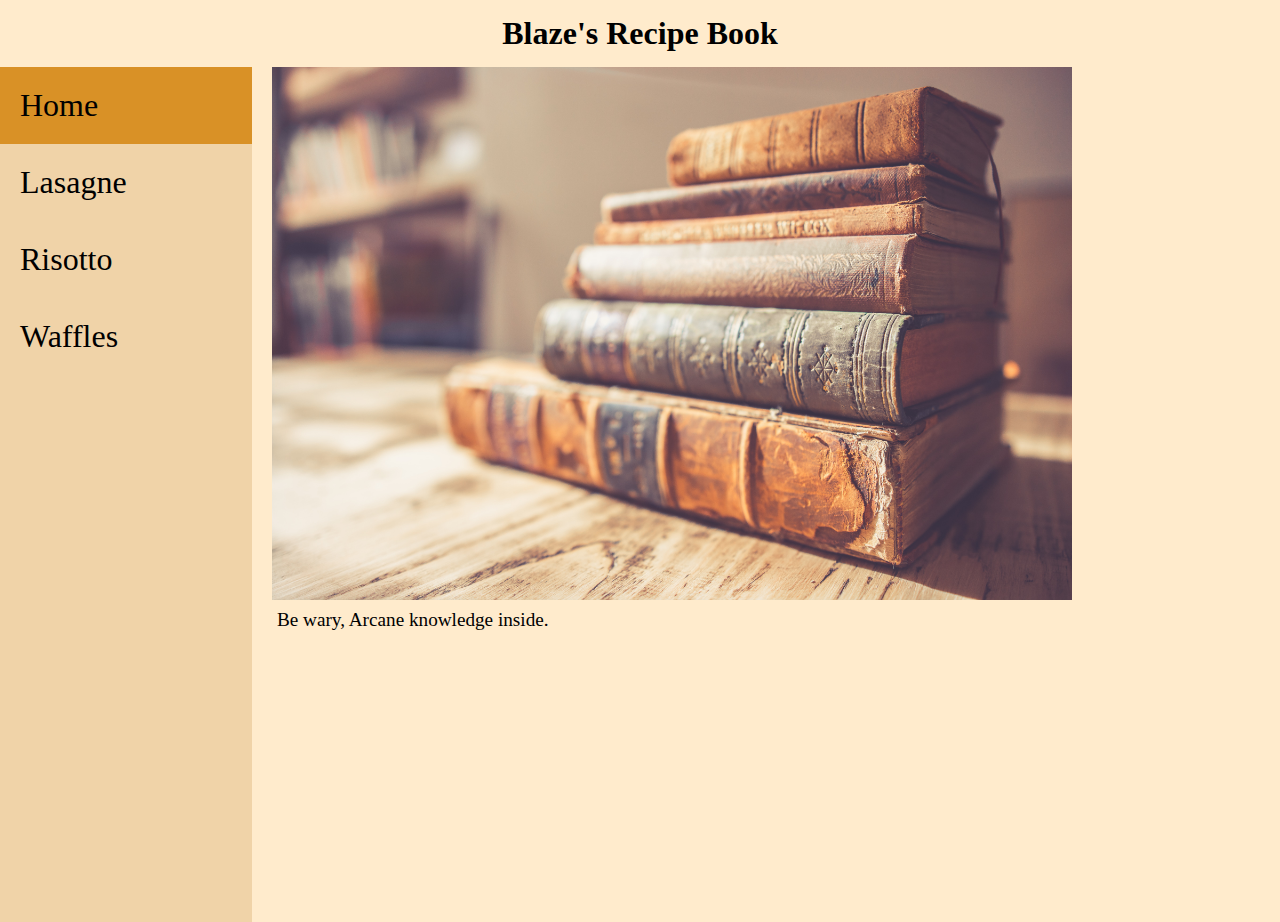
<file: index.html>
<!DOCTYPE html>
<html lang="en">

<head>
    <title>Blaze's Recipe Book</title>
    <meta charset="UTF-8">
    <link rel="stylesheet" href="./css/style.css">
</head>

<body>
    <h1>Blaze's Recipe Book</h1>
    <div class="content">
        <nav>
            <ul>
                <li class="active"><a href="./index.html">Home</a></li>
                <li><a href="./recipes/lasagna.html">Lasagne</a></li>
                <li><a href="./recipes/risotto.html">Risotto</a></li>
                <li><a href="./recipes/waffles.html">Waffles</a></li>
            </ul>
        </nav>
        <main>
            <img src="img/book.jpg" alt="books" width="800">
            <p>Be wary, Arcane knowledge inside.</p>
        </main>
    </div>
</body>

</html>
</file>
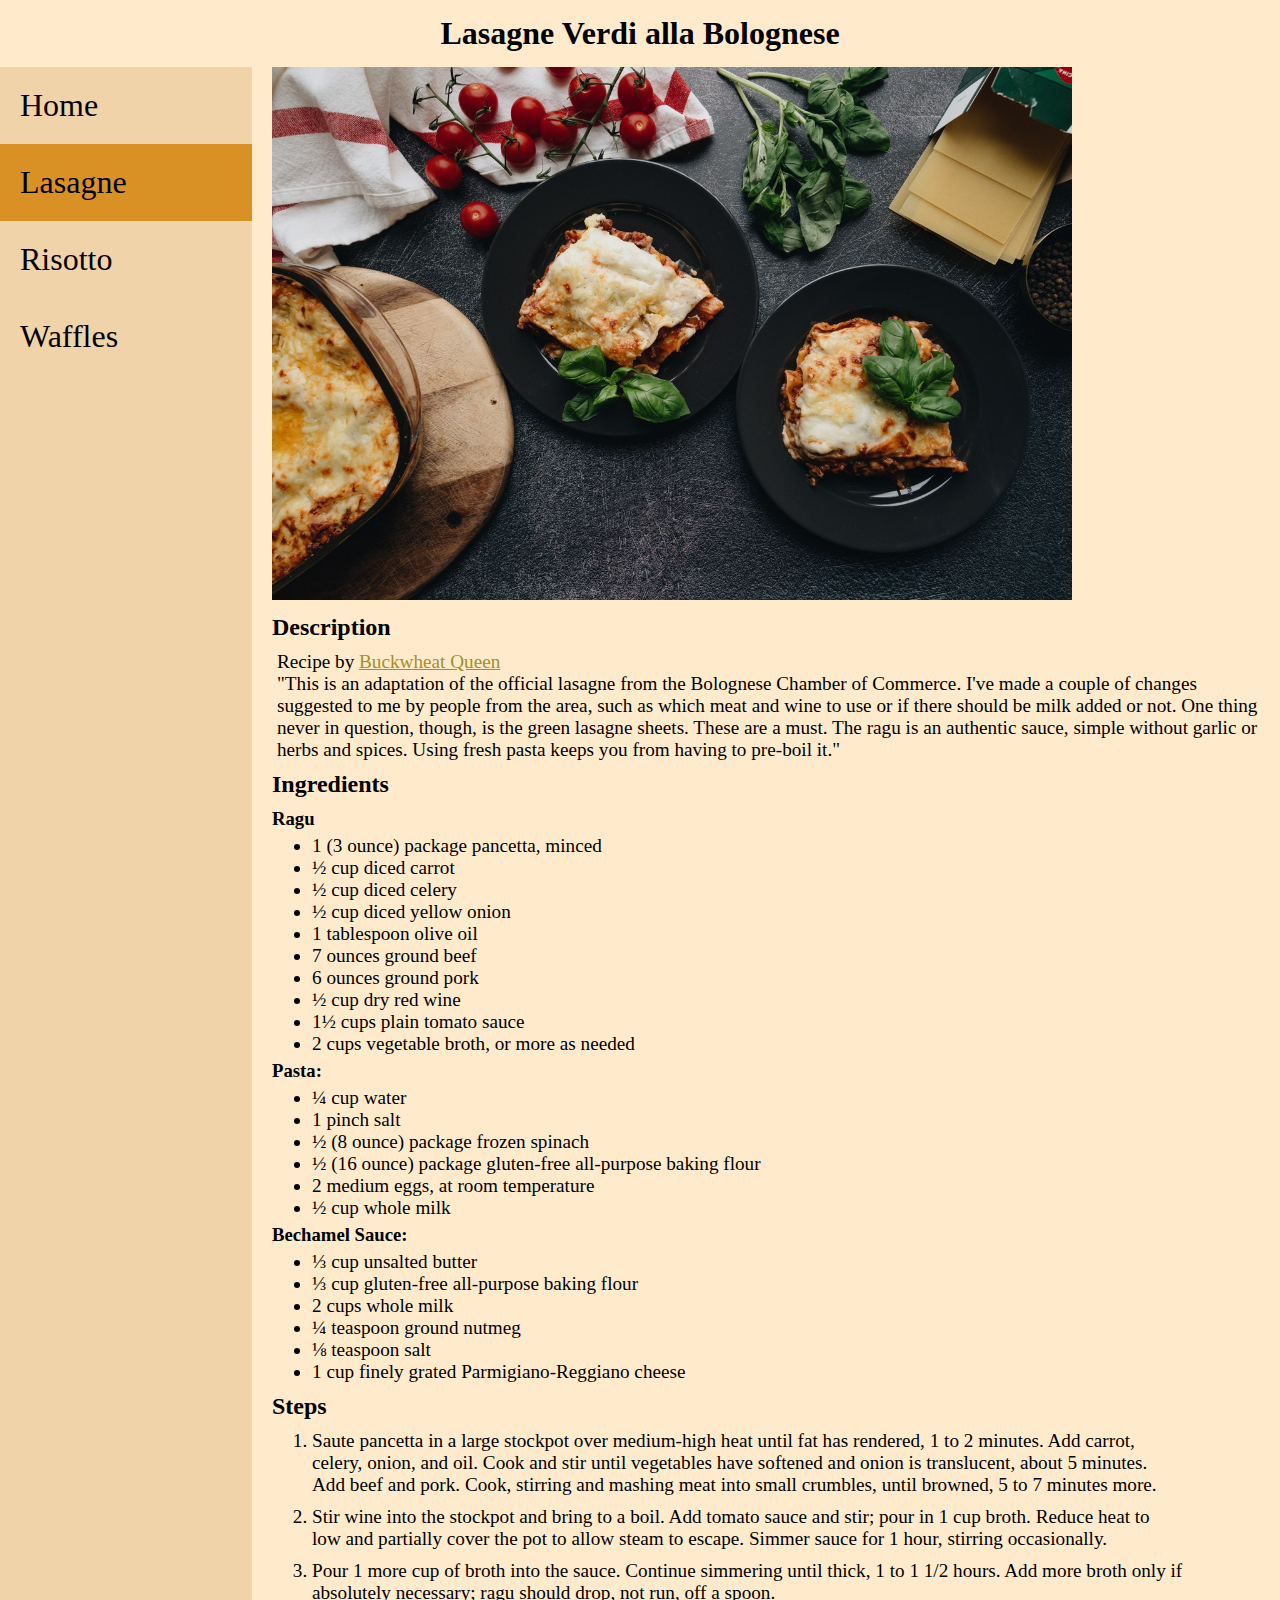
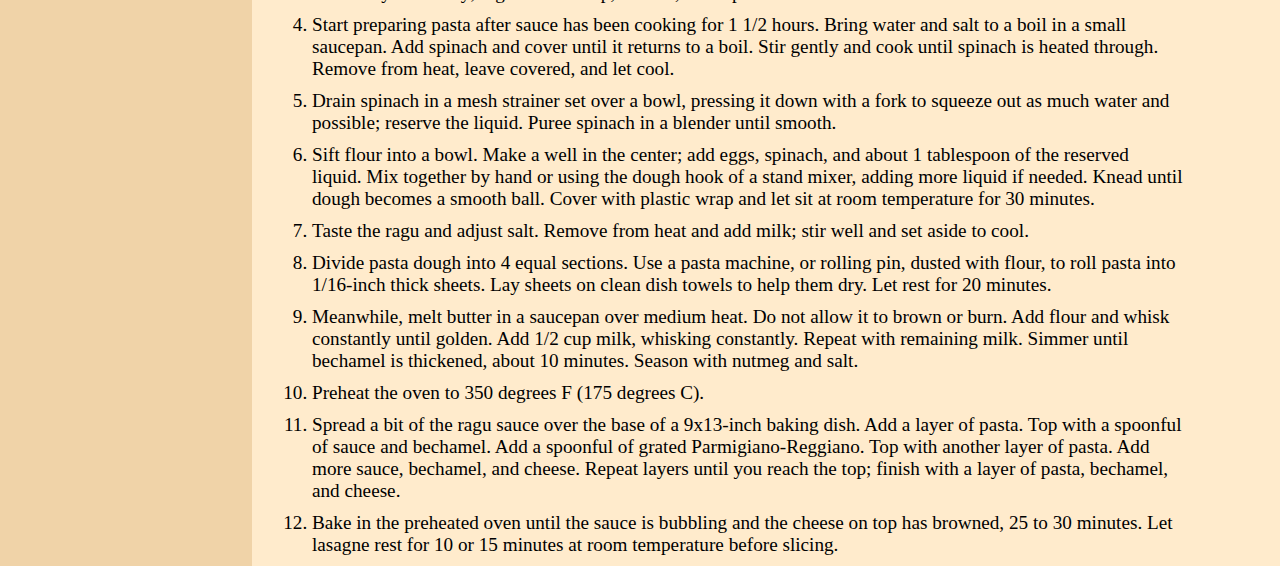
<file: recipes/lasagna.html>
<!DOCTYPE html>
<html lang="en">

<head>
    <title>Blaze's Recipe Book - Lasagne</title>
    <meta charset="UTF-8">
    <link rel="stylesheet" href="../css/style.css">
</head>

<body>
    <h1>Lasagne Verdi alla Bolognese</h1>
    <div class="content">
        <nav>
            <ul>
                <li><a href="../index.html">Home</a></li>
                <li class="active"><a href="./lasagna.html">Lasagne</a></li>
                <li><a href="./risotto.html">Risotto</a></li>
                <li><a href="./waffles.html">Waffles</a></li>
            </ul>
        </nav>
        <main>
            <img src="lasagna.jpg" alt="A tasty lasagne" width="800">
            <h2>Description</h2>
            <p>
                Recipe by <a href="https://www.allrecipes.com/cook/melaniegiovenzana/">Buckwheat Queen</a><br>
                "This is an adaptation of the official lasagne from the Bolognese Chamber of Commerce. I've made a
                couple of
                changes suggested to me by people from the area, such as which meat and wine to use or if there should
                be
                milk
                added or not. One thing never in question, though, is the green lasagne sheets. These are a must. The
                ragu
                is an
                authentic sauce, simple without garlic or herbs and spices. Using fresh pasta keeps you from having to
                pre-boil
                it."
            </p>

            <h2>Ingredients</h2>
            <h3>Ragu</h3>
            <ul>
                <li>1 (3 ounce) package pancetta, minced</li>
                <li>½ cup diced carrot</li>
                <li>½ cup diced celery</li>
                <li>½ cup diced yellow onion</li>
                <li>1 tablespoon olive oil</li>
                <li>7 ounces ground beef</li>
                <li>6 ounces ground pork</li>
                <li>½ cup dry red wine</li>
                <li>1½ cups plain tomato sauce</li>
                <li>2 cups vegetable broth, or more as needed</li>
            </ul>
            <h3>Pasta:</h3>
            <ul>
                <li>¼ cup water</li>
                <li>1 pinch salt</li>
                <li>½ (8 ounce) package frozen spinach</li>
                <li>½ (16 ounce) package gluten-free all-purpose baking flour</li>
                <li>2 medium eggs, at room temperature</li>
                <li>½ cup whole milk</li>
            </ul>
            <h3>Bechamel Sauce:</h3>
            <ul>
                <li>⅓ cup unsalted butter</li>
                <li>⅓ cup gluten-free all-purpose baking flour</li>
                <li>2 cups whole milk</li>
                <li>¼ teaspoon ground nutmeg</li>
                <li>⅛ teaspoon salt</li>
                <li>1 cup finely grated Parmigiano-Reggiano cheese</li>
            </ul>

            <h2>Steps</h2>
            <ol>
                <li>Saute pancetta in a large stockpot over medium-high heat until fat has rendered, 1 to 2 minutes. Add
                    carrot,
                    celery, onion, and oil. Cook and stir until vegetables have softened and onion is translucent, about
                    5
                    minutes. Add beef and pork. Cook, stirring and mashing meat into small crumbles, until browned, 5 to
                    7
                    minutes more.</li>
                <li>Stir wine into the stockpot and bring to a boil. Add tomato sauce and stir; pour in 1 cup broth.
                    Reduce
                    heat
                    to low and partially cover the pot to allow steam to escape. Simmer sauce for 1 hour, stirring
                    occasionally.
                </li>
                <li>Pour 1 more cup of broth into the sauce. Continue simmering until thick, 1 to 1 1/2 hours. Add more
                    broth
                    only if absolutely necessary; ragu should drop, not run, off a spoon.</li>
                <li>Start preparing pasta after sauce has been cooking for 1 1/2 hours. Bring water and salt to a boil
                    in a
                    small saucepan. Add spinach and cover until it returns to a boil. Stir gently and cook until spinach
                    is
                    heated through. Remove from heat, leave covered, and let cool.</li>
                <li>Drain spinach in a mesh strainer set over a bowl, pressing it down with a fork to squeeze out as
                    much
                    water
                    and possible; reserve the liquid. Puree spinach in a blender until smooth.</li>
                <li>Sift flour into a bowl. Make a well in the center; add eggs, spinach, and about 1 tablespoon of the
                    reserved
                    liquid. Mix together by hand or using the dough hook of a stand mixer, adding more liquid if needed.
                    Knead
                    until dough becomes a smooth ball. Cover with plastic wrap and let sit at room temperature for 30
                    minutes.
                </li>
                <li>Taste the ragu and adjust salt. Remove from heat and add milk; stir well and set aside to cool.</li>
                <li>Divide pasta dough into 4 equal sections. Use a pasta machine, or rolling pin, dusted with flour, to
                    roll
                    pasta into 1/16-inch thick sheets. Lay sheets on clean dish towels to help them dry. Let rest for 20
                    minutes.</li>
                <li>Meanwhile, melt butter in a saucepan over medium heat. Do not allow it to brown or burn. Add flour
                    and
                    whisk
                    constantly until golden. Add 1/2 cup milk, whisking constantly. Repeat with remaining milk. Simmer
                    until
                    bechamel is thickened, about 10 minutes. Season with nutmeg and salt.</li>
                <li>Preheat the oven to 350 degrees F (175 degrees C).</li>
                <li>Spread a bit of the ragu sauce over the base of a 9x13-inch baking dish. Add a layer of pasta. Top
                    with
                    a
                    spoonful of sauce and bechamel. Add a spoonful of grated Parmigiano-Reggiano. Top with another layer
                    of
                    pasta. Add more sauce, bechamel, and cheese. Repeat layers until you reach the top; finish with a
                    layer
                    of
                    pasta, bechamel, and cheese.</li>
                <li>Bake in the preheated oven until the sauce is bubbling and the cheese on top has browned, 25 to 30
                    minutes.
                    Let lasagne rest for 10 or 15 minutes at room temperature before slicing.</li>
            </ol>
        </main>
    </div>
</body>

</html>
</file>
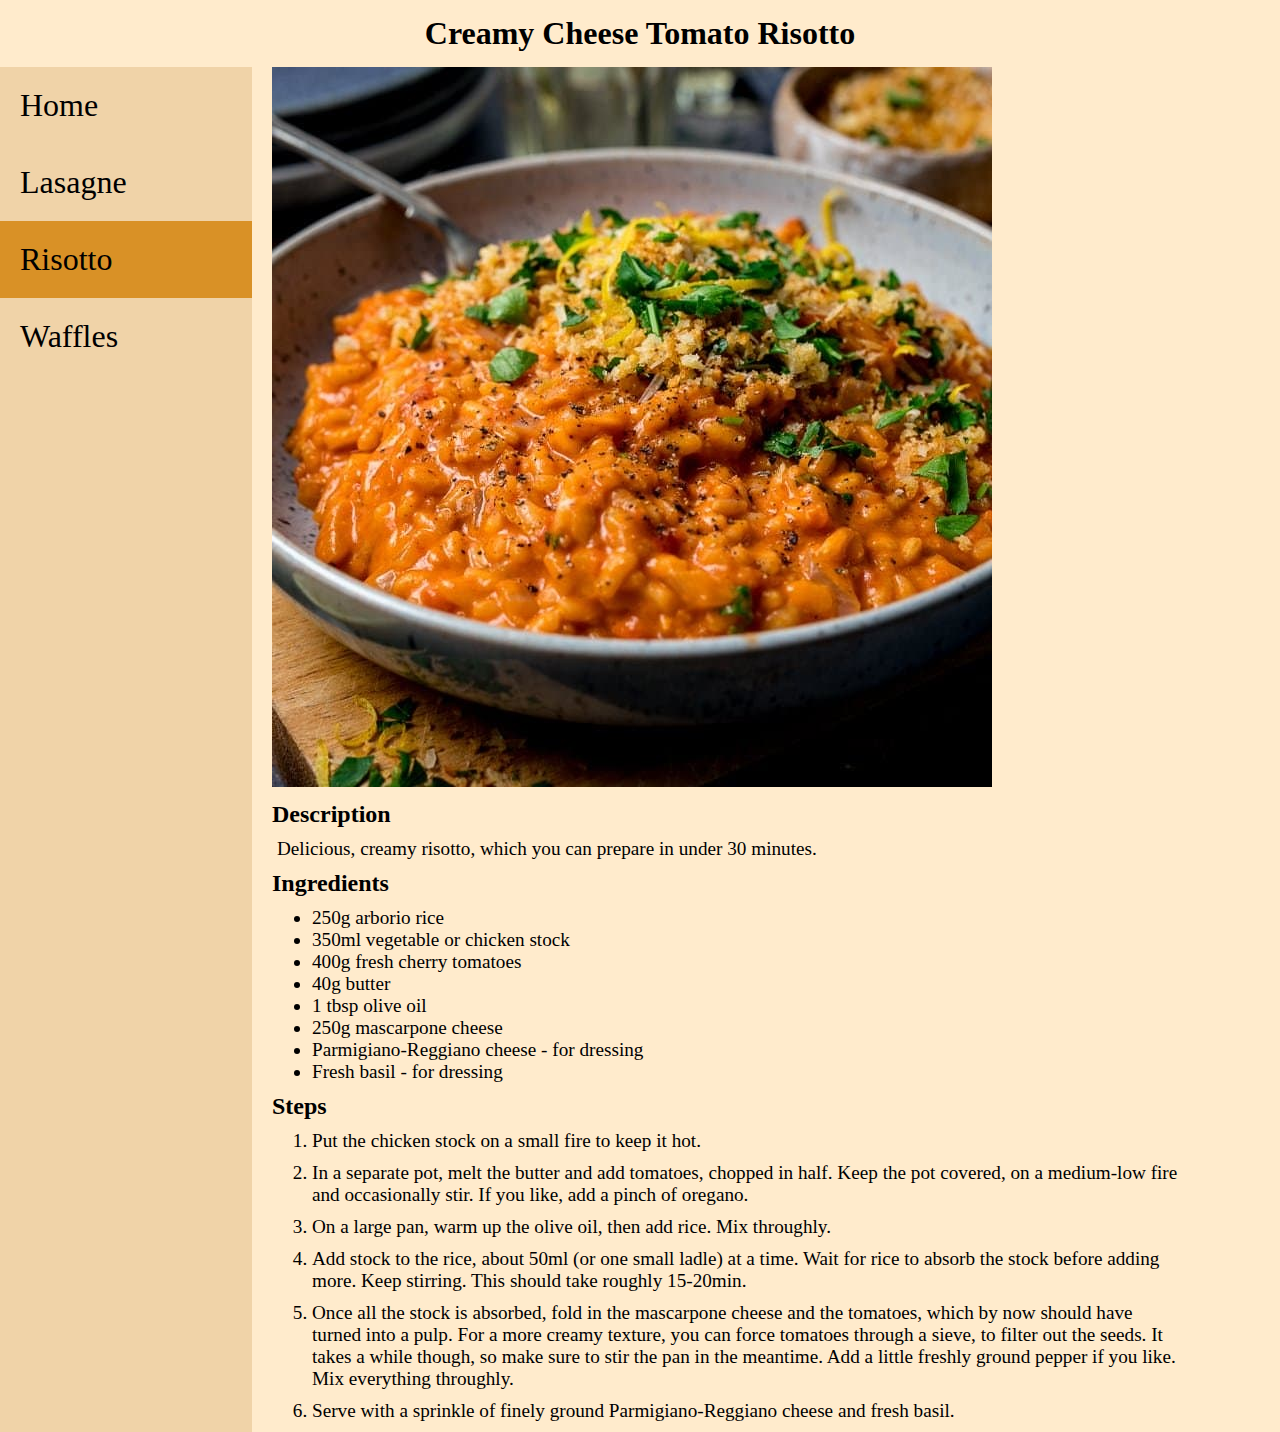
<file: recipes/risotto.html>
<!DOCTYPE html>
<html lang="en">

<head>
    <title>Blaze's Recipe Book - Risotto</title>
    <meta charset="UTF-8">
    <link rel="stylesheet" href="../css/style.css">
</head>

<body>
    <h1>Creamy Cheese Tomato Risotto</h1>
    <div class="content">
        <nav>
            <ul>
                <li><a href="../index.html">Home</a></li>
                <li><a href="./lasagna.html">Lasagne</a></li>
                <li class="active"><a href="./risotto.html">Risotto</a></li>
                <li><a href="./waffles.html">Waffles</a></li>
            </ul>
        </nav>
        <main>
            <img src="risotto.jpg" alt="Delicious risotto">

            <h2>Description</h2>
            <p>Delicious, creamy risotto, which you can prepare in under 30 minutes.</p>

            <h2>Ingredients</h2>
            <ul>
                <li>250g arborio rice</li>
                <li>350ml vegetable or chicken stock</li>
                <li>400g fresh cherry tomatoes</li>
                <li>40g butter</li>
                <li>1 tbsp olive oil</li>
                <li>250g mascarpone cheese</li>
                <li>Parmigiano-Reggiano cheese - for dressing</li>
                <li>Fresh basil - for dressing</li>
            </ul>

            <h2>Steps</h2>
            <ol>
                <li>Put the chicken stock on a small fire to keep it hot.</li>
                <li>In a separate pot, melt the butter and add tomatoes, chopped in half. Keep the pot covered, on a
                    medium-low
                    fire and occasionally stir. If you like, add a pinch of oregano.</li>
                <li>On a large pan, warm up the olive oil, then add rice. Mix throughly.</li>
                <li>Add stock to the rice, about 50ml (or one small ladle) at a time. Wait for rice to absorb the stock
                    before
                    adding more. Keep stirring. This should take roughly 15-20min.</li>
                <li>Once all the stock is absorbed, fold in the mascarpone cheese and the tomatoes, which by now should
                    have
                    turned into a pulp. For a more creamy texture, you can force tomatoes through a sieve, to filter out
                    the
                    seeds. It takes a while though, so make sure to stir the pan in the meantime. Add a little freshly
                    ground
                    pepper if you like. Mix everything throughly.</li>
                <li>Serve with a sprinkle of finely ground Parmigiano-Reggiano cheese and fresh basil.</li>
            </ol>
        </main>
    </div>
</body>

</html>
</file>
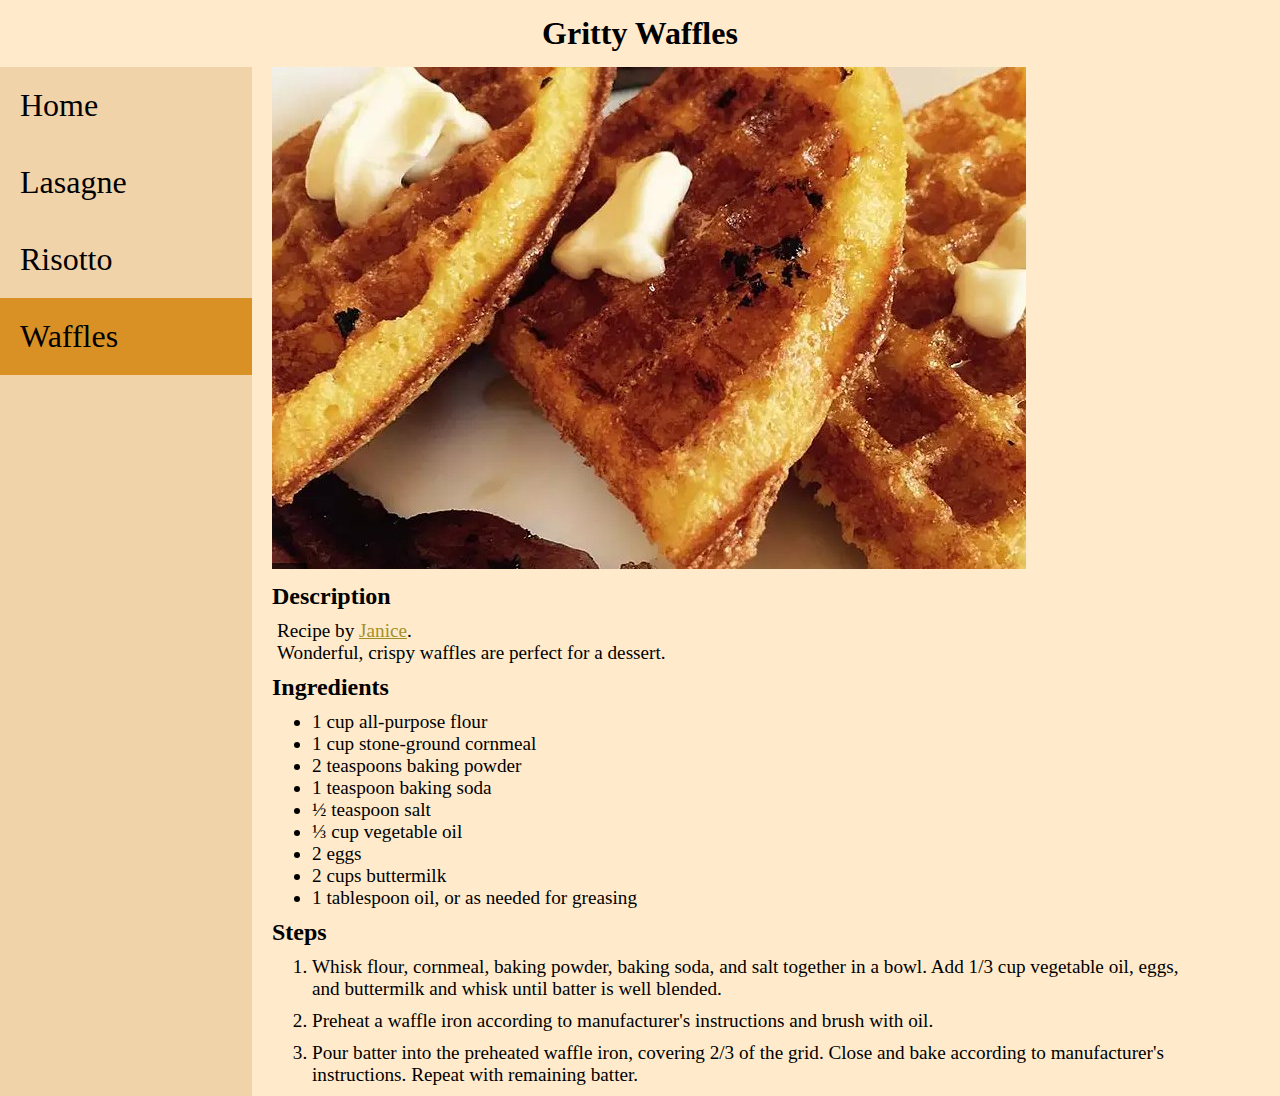
<file: recipes/waffles.html>
<!DOCTYPE html>
<html lang="en">

<head>
    <title>Blaze's Recipe Book - Waffles</title>
    <meta charset="UTF-8">
    <link rel="stylesheet" href="../css/style.css">
</head>

<body>
    <h1>Gritty Waffles</h1>
    <div class="content">
        <nav>
            <ul>
                <li><a href="../index.html">Home</a></li>
                <li><a href="./lasagna.html">Lasagne</a></li>
                <li><a href="./risotto.html">Risotto</a></li>
                <li class="active"><a href="./waffles.html">Waffles</a></li>
            </ul>
        </nav>
        <main>
            <img src="waffles.jpg" alt="Crispy waffles">

            <h2>Description</h2>
            <p>Recipe by <a href="https://www.allrecipes.com/cook/cookingkat/">Janice</a>.<br> Wonderful, crispy waffles
                are
                perfect for a dessert.</p>

            <h2>Ingredients</h2>
            <ul>
                <li>1 cup all-purpose flour</li>
                <li>1 cup stone-ground cornmeal</li>
                <li>2 teaspoons baking powder</li>
                <li>1 teaspoon baking soda</li>
                <li>½ teaspoon salt</li>
                <li>⅓ cup vegetable oil</li>
                <li>2 eggs</li>
                <li>2 cups buttermilk</li>
                <li>1 tablespoon oil, or as needed for greasing</li>
            </ul>

            <h2>Steps</h2>
            <ol>
                <li>Whisk flour, cornmeal, baking powder, baking soda, and salt together in a bowl. Add 1/3 cup
                    vegetable oil,
                    eggs, and buttermilk and whisk until batter is well blended.</li>
                <li>Preheat a waffle iron according to manufacturer's instructions and brush with oil.</li>
                <li>Pour batter into the preheated waffle iron, covering 2/3 of the grid. Close and bake according to
                    manufacturer's instructions. Repeat with remaining batter.</li>
            </ol>
        </main>
    </div>
</body>

</html>
</file>
<file: css/style.css>
* {
    margin: 0;
}
body {
    background-color: hsl(36, 100%, 90%);
    padding: 0;
}
.content {
    display: flex;
    min-height: 95vh;
}
nav {
    flex: 20%;
    background-color:hsl(36, 70%, 80%);
}
nav ul {
    list-style: none;
    width: 100%;
    padding: 0;
}
nav ul li {
    display: block;
    font-size: 2em;
    padding: 20px 0 20px 20px;
}
nav li:hover {
    background-color: burlywood;
}
nav .active, nav .active:hover  {
    background-color: hsl(36, 70%, 50%);
}
nav a {
    text-decoration: none;
}
nav a, nav a:visited {
    color: black;
}
main {
    flex: 80%;
    padding: 0 0 0 20px;
}
h1 {
    text-align: center;
    margin: 15px 0;
}
h2 {
    margin: 10px 0;
}
h3 {
    margin: 5px 0;
}
p, ol li, ul li {
    font-size: 1.2em;
}
p {
    margin: 5px 5px;
}
ol li {
    max-width: 90%;
    margin: 10px 0;
}
a {
    color:hsl(50, 60%, 40%);
}
a:visited {
    color:hsl(36, 20%, 70%)
}
</file>
